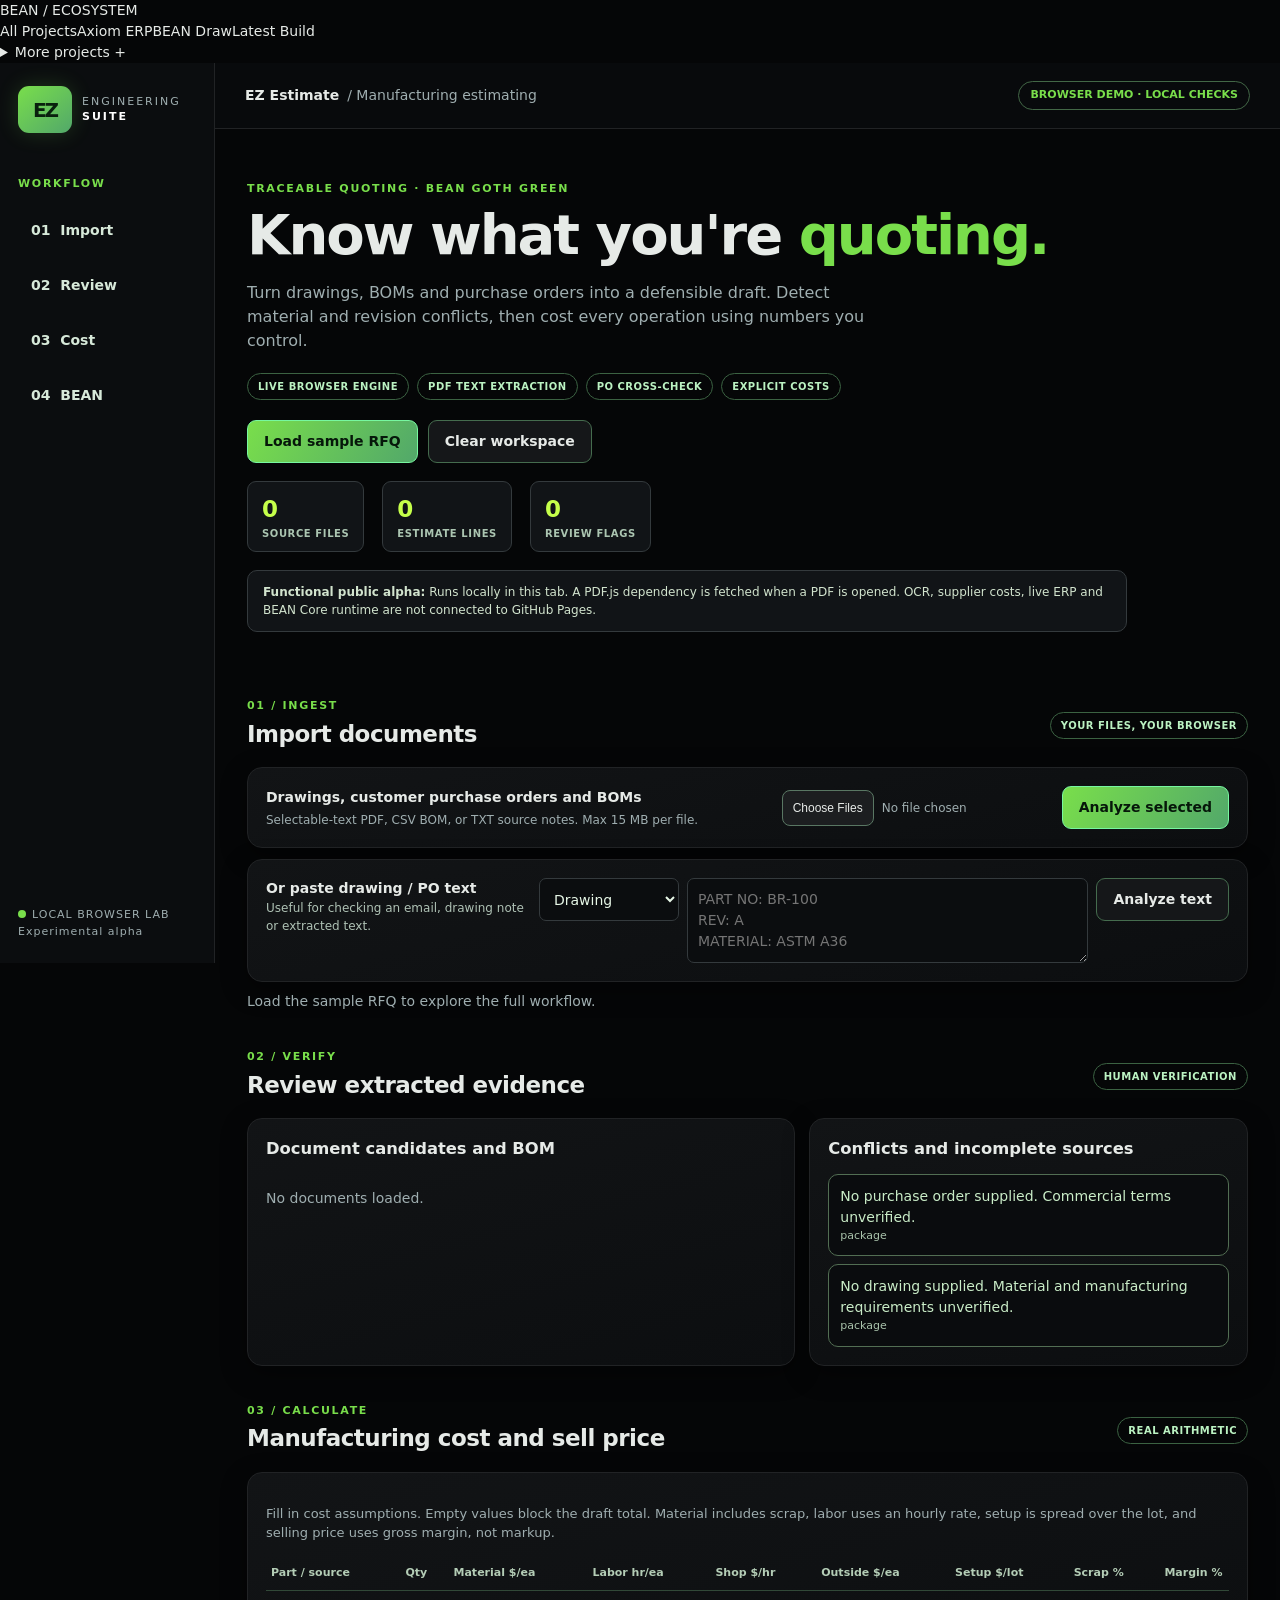
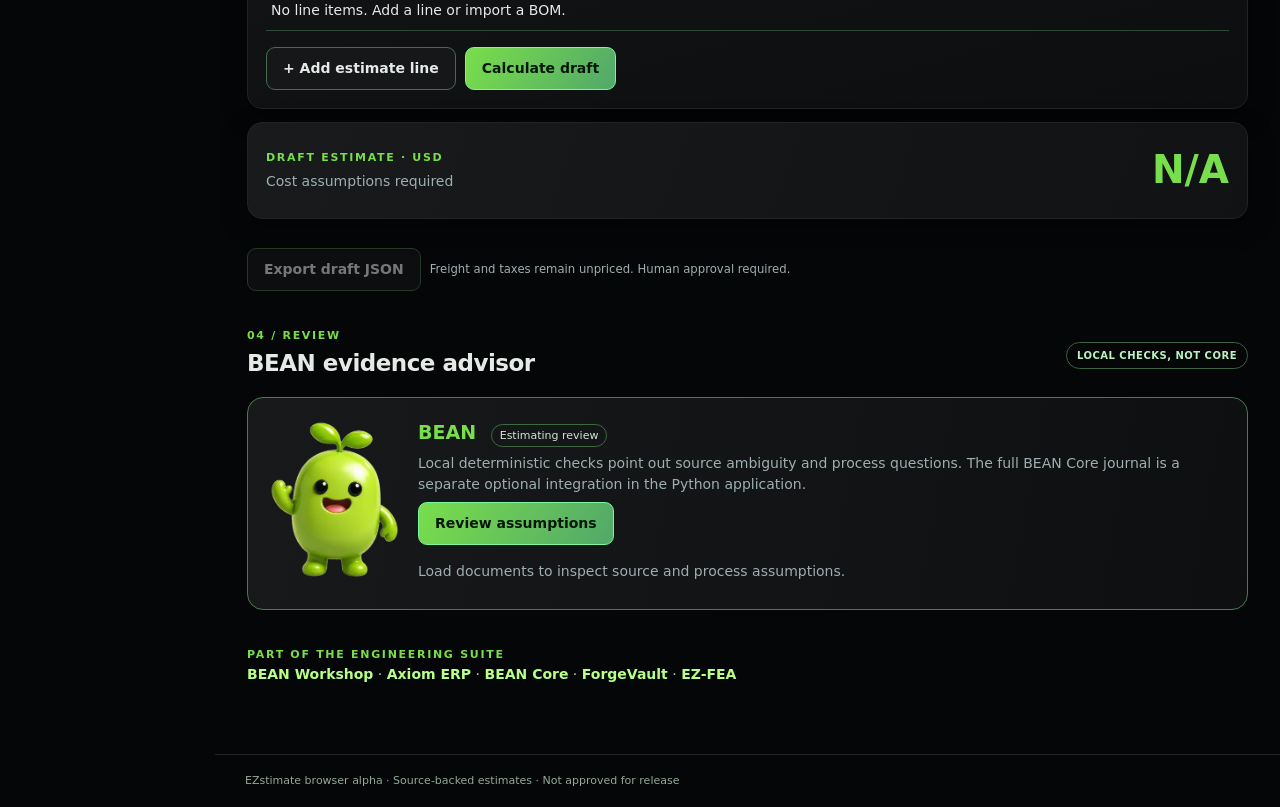
<file: web/demo.html>
<!doctype html>
<html lang="en">
<head>
<meta charset="utf-8"><meta name="viewport" content="width=device-width,initial-scale=1">
<meta name="theme-color" content="#080d0c">
<meta name="description" content="EZstimate interactive manufacturing quoting demo: extract drawing fields, import BOMs, compare POs and cost a quote.">
<title>EZ Estimate | Live Estimating Demo</title>
<link rel="icon" type="image/webp" href="./bean-official.webp">
<link rel="stylesheet" href="./style.css"><link rel="stylesheet" href="./demo.css">
<script type="module" src="./demo.mjs"></script>
<link rel="stylesheet" href="https://danieloculus0-bot.github.io/BEAN/ecosystem-nav.css?v=20261120">
</head>
<body>
<nav class="bean-net" data-bean-ecosystem-nav="v1" aria-label="BEAN ecosystem navigation"><div class="bean-net-inner">
<a class="bean-net-home" href="https://danieloculus0-bot.github.io/BEAN/">BEAN / ECOSYSTEM</a><div class="bean-net-links"><a href="https://danieloculus0-bot.github.io/BEAN/portfolio/">All Projects</a><a href="https://danieloculus0-bot.github.io/Axiom_Beta/erp/">Axiom ERP</a><a href="https://danieloculus0-bot.github.io/BEAN/bean-draw/">BEAN Draw</a><a class="bean-net-update" href="https://danieloculus0-bot.github.io/BEAN/status.html">Latest Build</a><details><summary>More projects +</summary><div class="bean-net-menu">
<a href="https://danieloculus0-bot.github.io/BEAN/research-lab.html">BEAN Research Lab</a><a href="https://danieloculus0-bot.github.io/Axiom_Beta/erp/autonest.html">Axiom AutoNest</a><a href="https://danieloculus0-bot.github.io/EZ-CAM/brake-lab.html">Brake Simulation</a><a href="https://danieloculus0-bot.github.io/BEAN/bean-demo/">BEAN Core Demo</a><a href="https://danieloculus0-bot.github.io/BEAN/portfolio/bean-learning/">Learning Experiments</a><a href="https://danieloculus0-bot.github.io/BEAN/portfolio/ez-fair/">EZ-FAIR Demo</a><a href="https://danieloculus0-bot.github.io/BEAN/portfolio/ez-office/">EZ-Office Demo</a><a href="https://danieloculus0-bot.github.io/BEAN/aiscend.html">AIscend</a><a href="https://danieloculus0-bot.github.io/BEAN/beander/">BEANder</a><a href="https://github.com/danieloculus0-bot/BEAN">BEAN Source</a></div></details></div></div></nav>
<a class="skip" href="#main">Skip to workbench</a>
<div class="shell">
<aside class="rail">
<div class="brand"><div class="brand-mark">EZ</div><div>ENGINEERING<br><b>SUITE</b></div></div>
<div class="rail-label">WORKFLOW</div>
<nav><a href="#import">01&nbsp; Import</a><a href="#review">02&nbsp; Review</a><a href="#cost">03&nbsp; Cost</a><a href="#bean">04&nbsp; BEAN</a></nav>
<div class="rail-foot"><span class="dot"></span>LOCAL BROWSER LAB<br>Experimental alpha</div>
</aside>
<main id="main"><header class="top"><b>EZ Estimate</b> / Manufacturing estimating <span id="connection">BROWSER DEMO · LOCAL CHECKS</span></header>
<div class="content">
<section class="hero">
<div class="eyebrow">TRACEABLE QUOTING · BEAN GOTH GREEN</div>
<h1>Know what you're <em>quoting.</em></h1>
<p>Turn drawings, BOMs and purchase orders into a defensible draft. Detect material and revision conflicts, then cost every operation using numbers you control.</p>
<div class="chips"><span>LIVE BROWSER ENGINE</span><span>PDF TEXT EXTRACTION</span><span>PO CROSS-CHECK</span><span>EXPLICIT COSTS</span></div>
<div class="hero-actions"><button id="sample" class="primary">Load sample RFQ</button><button id="clear" class="secondary">Clear workspace</button></div>
<div class="metrics"><span><strong id="documentsCount">0</strong> SOURCE FILES</span><span><strong id="partsCount">0</strong> ESTIMATE LINES</span><span><strong id="flagsCount">0</strong> REVIEW FLAGS</span></div>
<p class="demo-disclosure"><b>Functional public alpha:</b> Runs locally in this tab. A PDF.js dependency is fetched when a PDF is opened. OCR, supplier costs, live ERP and BEAN Core runtime are not connected to GitHub Pages.</p>
</section>
<section id="import">
<div class="section-top"><div><div class="eyebrow">01 / INGEST</div><h2>Import documents</h2></div><span class="tag">YOUR FILES, YOUR BROWSER</span></div>
<div class="panel upload"><div><strong>Drawings, customer purchase orders and BOMs</strong><small>Selectable-text PDF, CSV BOM, or TXT source notes. Max 15 MB per file.</small></div>
<input id="files" type="file" accept=".pdf,.csv,.txt" multiple><button id="scan" class="primary">Analyze selected</button></div>
<div class="panel paste-panel"><div><strong>Or paste drawing / PO text</strong><small>Useful for checking an email, drawing note or extracted text.</small></div>
<div class="paste-inputs"><select id="pasteType"><option value="drawing">Drawing</option><option value="po">Purchase order</option></select>
<textarea id="pasteText" rows="3" placeholder="PART NO: BR-100&#10;REV: A&#10;MATERIAL: ASTM A36"></textarea><button id="paste" class="secondary">Analyze text</button></div></div>
<p id="message" class="notice" role="status" aria-live="polite">Load the sample RFQ to explore the full workflow.</p>
</section>
<section id="review"><div class="section-top"><div><div class="eyebrow">02 / VERIFY</div><h2>Review extracted evidence</h2></div><span class="tag">HUMAN VERIFICATION</span></div>
<div class="two"><div class="panel"><h3>Document candidates and BOM</h3><div id="documents" class="stack">No source documents loaded.</div></div>
<div class="panel"><h3>Conflicts and incomplete sources</h3><div id="exceptions" class="stack">Import files to see review findings.</div></div></div>
</section>
<section id="cost"><div class="section-top"><div><div class="eyebrow">03 / CALCULATE</div><h2>Manufacturing cost and sell price</h2></div><span class="tag">REAL ARITHMETIC</span></div>
<div class="panel"><p class="hint">Fill in cost assumptions. Empty values block the draft total. Material includes scrap, labor uses an hourly rate, setup is spread over the lot, and selling price uses gross margin, not markup.</p>
<div class="scroll"><table><thead><tr><th>Part / source</th><th>Qty</th><th>Material $/ea</th><th>Labor hr/ea</th><th>Shop $/hr</th><th>Outside $/ea</th><th>Setup $/lot</th><th>Scrap %</th><th>Margin %</th><th>Lot sell</th></tr></thead><tbody id="lines"><tr><td colspan="10">No line items.</td></tr></tbody></table></div>
<div class="actions"><button id="addline" class="secondary">+ Add estimate line</button><button id="calculate" class="primary">Calculate draft</button></div></div>
<div class="panel total-box"><div><span class="eyebrow">DRAFT ESTIMATE · USD</span><p id="quote-status">Cost assumptions required</p></div><strong id="total">N/A</strong></div>
<div id="quote-details" class="stack"></div>
<div class="actions"><button id="export" class="secondary" disabled>Export draft JSON</button><small>Freight and taxes remain unpriced. Human approval required.</small></div>
</section>
<section id="bean"><div class="section-top"><div><div class="eyebrow">04 / REVIEW</div><h2>BEAN evidence advisor</h2></div><span class="tag">LOCAL CHECKS, NOT CORE</span></div>
<div class="bean-panel"><img class="mascot" src="./bean-official.webp" alt="Official glossy lime-green BEAN mascot waving with two sprout leaves"><div><h3>BEAN <small>Estimating review</small></h3>
<p>Local deterministic checks point out source ambiguity and process questions. The full BEAN Core journal is a separate optional integration in the Python application.</p>
<button id="beanReview" class="primary">Review assumptions</button><div id="bean-findings" class="findings">Load documents to review an estimate.</div>
</div></div></section>
<section class="suite-links"><div class="eyebrow">PART OF THE ENGINEERING SUITE</div><a href="https://danieloculus0-bot.github.io/BEAN/portfolio/">BEAN Workshop</a> · <a href="https://danieloculus0-bot.github.io/Axiom_Beta/erp/">Axiom ERP</a> · <a href="https://github.com/danieloculus0-bot/BEAN">BEAN Core</a> · <a href="https://github.com/danieloculus0-bot/ForgeVault">ForgeVault</a> · <a href="https://github.com/danieloculus0-bot/EZ-FEA">EZ-FEA</a></section>
</div><footer>EZstimate browser alpha · Source-backed estimates · Not approved for release</footer></main></div>
</body></html>
</file>
<file: web/style.css>
:root{color-scheme:dark;--bg:#0F1113;--panel:#1A1D20;--lime:#79DE4B;--mint:#52A86A;--text:#E6EAE7;--muted:#9FAEB0;--border:#202224}
*{box-sizing:border-box}html{scroll-behavior:smooth}body{margin:0;background:radial-gradient(ellipse at 55% -20%,#17191b,#080d0c 66%);color:var(--text);font:14px/1.5 system-ui,"Segoe UI",sans-serif}button,input{font:inherit}button{cursor:pointer}button:focus-visible,input:focus-visible,a:focus-visible{outline:3px solid var(--lime);outline-offset:3px}button[disabled]{opacity:.5;cursor:not-allowed}a{color:inherit;text-decoration:none}.skip{position:absolute;left:-999px}.skip:focus{left:10px;top:10px;z-index:9;background:#000;padding:8px}
.shell{display:grid;grid-template-columns:215px minmax(0,1fr);min-height:100vh}.rail{background:linear-gradient(180deg,#0f1113,#080e0a);border-right:1px solid var(--border);padding:23px 18px;height:100vh;position:sticky;top:0;display:flex;flex-direction:column}.brand{display:flex;align-items:center;gap:10px;font-size:11px;letter-spacing:2px;color:var(--muted);line-height:1.3}.brand b{color:white}.brand-mark{display:grid;place-items:center;width:54px;height:47px;background:linear-gradient(140deg,var(--lime),var(--mint));color:#09200e;font-size:20px;font-weight:900;border-radius:11px;letter-spacing:-2px;box-shadow:0 0 22px #84f9522a}.rail-label,.eyebrow{font-size:11px;font-weight:900;letter-spacing:1.7px;color:var(--lime)}.rail-label{margin-top:43px;margin-bottom:14px}.rail nav{display:grid;gap:8px}.rail nav a{border-radius:9px;padding:12px;color:#d7e9d9;font-weight:700;border:1px solid transparent}.rail nav a:hover{background:#141618;border-color:#34523a}.rail-foot{margin-top:auto;color:var(--muted);font-size:11px;letter-spacing:1px}.dot{height:8px;width:8px;display:inline-block;background:var(--lime);border-radius:50%;margin-right:6px}
main{min-width:0}.top{position:sticky;top:0;z-index:10;background:#090b0deF;border-bottom:1px solid var(--border);padding:18px 30px;display:flex;gap:8px;align-items:center;color:var(--muted)}.top b{color:var(--text)}#connection{margin-left:auto;border:1px solid #426746;border-radius:99px;padding:5px 11px;font-size:11px;color:var(--lime);font-weight:800}.content{padding:32px;max-width:1450px;margin:0 auto}.hero{padding:20px 0 17px}.hero h1{font-size:clamp(31px,4.7vw,56px);line-height:1.05;letter-spacing:-2px;margin:9px 0 14px}.hero em{color:var(--lime);font-style:normal}.hero p{color:var(--muted);font-size:16px;max-width:650px}.chips{display:flex;gap:8px;flex-wrap:wrap;margin:20px 0}.chips span,.tag{font-size:10px;letter-spacing:.5px;border:1px solid #3b6242;color:#bbf2c2;border-radius:100px;padding:5px 10px;font-weight:750}
section{margin-bottom:37px;scroll-margin-top:95px}.section-top{display:flex;justify-content:space-between;align-items:center;gap:14px;margin-bottom:14px}.section-top h2{font-size:23px;letter-spacing:-.5px;margin:2px 0}.panel{background:linear-gradient(165deg,#121416,#0c0e10);border:1px solid var(--border);padding:18px;border-radius:15px;box-shadow:0 8px 26px #0006}.panel h3{margin:0 0 12px}.upload{display:flex;align-items:center;gap:20px;flex-wrap:wrap}.upload>div{flex:1;min-width:245px}.upload strong{display:block}.upload small{display:block;color:var(--muted);font-size:12px;margin-top:3px}input[type=file]{max-width:315px;color:var(--muted);font-size:12px}input[type=file]::file-selector-button{border:1px solid #597763;background:#1c1e20;color:var(--text);border-radius:8px;padding:10px;cursor:pointer;margin-right:8px}.primary,.secondary{border-radius:9px;border:1px solid #77f7a0;padding:10px 16px;min-height:43px;font-weight:800}.primary{background:linear-gradient(120deg,var(--lime),var(--mint));color:#06170a}.primary:hover{filter:brightness(1.08)}.secondary{background:#151719;color:var(--text);border-color:#456c4e}.secondary:hover{background:#202224}.notice{color:var(--muted);margin:9px 0 0}.notice.error{color:#fab3b3}
.two{display:grid;grid-template-columns:1.25fr 1fr;gap:14px}.stack{display:grid;gap:8px;color:var(--muted)}.record{background:#0a0c0e;border:1px solid #32513a;border-radius:10px;padding:11px;color:#dae7db}.record strong{color:white}.record small{display:block;font-size:11px;color:#aac4ac}.record .detail{font-size:12px;color:#c1e6c4;margin:6px 0}.record.warning{border-color:#706032;color:#ffdb9e}.hint{color:var(--muted);font-size:13px}.scroll{overflow-x:auto;max-width:100%}table{border-collapse:collapse;width:100%;min-width:1080px}th,td{padding:9px 5px;text-align:left;border-bottom:1px solid #314938;vertical-align:middle}th{font-size:11px;white-space:nowrap;color:#b4cdb6}td input{width:75px;max-width:100%;padding:8px;background:#090b0d;border:1px solid #47624b;color:white;border-radius:6px}td input.part{width:135px}td small{display:block;font-size:10px;color:#9eb8a2}.actions{display:flex;align-items:center;flex-wrap:wrap;gap:9px;margin-top:16px}.remove{border:0;background:none;color:#f7b0b0;font-size:21px}.total-box{display:flex;justify-content:space-between;align-items:center;margin:13px 0;gap:12px;background:linear-gradient(110deg,#181a1c,#101214)}.total-box p{margin:4px 0;color:var(--muted)}#total{font-size:clamp(25px,4vw,39px);color:var(--lime);font-variant-numeric:tabular-nums}.actions small{color:var(--muted)}.bean-panel{border:1px solid #4d7950;border-radius:16px;padding:20px;background:linear-gradient(100deg,#17191b,#0d0f11);display:flex;align-items:flex-start;gap:18px}.mascot{width:132px;height:165px;object-fit:contain;animation:float 4s ease-in-out infinite}.bean-panel>div{flex:1}.bean-panel h3{color:var(--lime);font-size:19px;margin:0}.bean-panel h3 small{border:1px solid #3e6941;color:#d1e5d3;font-size:11px;font-weight:500;border-radius:99px;padding:4px 8px;margin-left:8px}.bean-panel p{color:var(--muted);margin:7px 0}.findings{margin-top:16px;color:#deecda}.findings ul{padding-left:21px}.findings li{margin:8px 0}footer{padding:18px 30px;border-top:1px solid var(--border);color:#93aa98;font-size:11px}@keyframes float{0%,100%{transform:translateY(0)}50%{transform:translateY(-5px)}}@media(prefers-reduced-motion:reduce){.mascot{animation:none}}@media(max-width:920px){.shell{grid-template-columns:1fr}.rail{height:auto;position:relative;padding:15px 22px}.rail nav{display:flex;gap:2px;flex-wrap:wrap}.rail-label,.rail-foot{display:none}.content{padding:20px}.two{grid-template-columns:1fr}}@media(max-width:600px){.top{flex-wrap:wrap;padding:13px 17px}.upload{display:block}.upload input,.upload button{margin:10px 0}.bean-panel{flex-direction:column}.mascot{width:95px;height:120px}.section-top{align-items:flex-start}.tag{font-size:9px}}

/* EZstimate local purchasing history and Material Forecast workbench */
.price-form{display:grid;grid-template-columns:repeat(2,minmax(0,1fr));gap:12px;margin:12px 0 18px}
.price-form label,.price-apply{display:grid;gap:5px;font-size:11px;font-weight:750;color:#bbdbbd}
.price-form input,.price-form select,.price-apply select{min-width:0;width:100%;background:#0a0c0e;color:#ecf5ed;border:1px solid #426747;border-radius:8px;padding:10px;font:inherit;font-size:13px;min-height:43px}
.price-form input:focus-visible,.price-form select:focus-visible{outline:2px solid var(--lime);outline-offset:2px}
.price-apply{margin:15px 0 8px}
#price-history,#market-results{border-top:1px solid #355c3a;margin-top:15px;padding-top:12px}
#price-history .record,#market-results .record{margin:7px 0;padding:9px}
#apply-price:disabled{opacity:.44}
@media(max-width:680px){.price-form{grid-template-columns:1fr}}

.mid-import{margin-top:16px;border-top:1px solid #44644a;padding-top:16px}
.mid-import>strong{display:block;font-size:14px;color:var(--lime);margin-bottom:5px}
.mid-import input[type=file]{display:block;margin:9px 0 12px;width:100%;max-width:100%}
.mid-import .record{font-size:12px;word-break:break-word}

/* Black canvas portfolio standard · neutral panels; preserve application controls and accents */
:root{--bg:#050607;--panel:#111417;--border:#212325}html,body{background:#050607}.rail{background:#0b0d0f}

/* Dark-first public pages: black canvas, neutral surfaces, original accent controls. */
html{background:#050607}
body{background:#050607}
</file>
<file: web/demo.css>
.hero-actions{display:flex;gap:10px;flex-wrap:wrap;margin:16px 0}.demo-disclosure{border:1px solid #54724a;background:#151719;border-radius:10px;padding:12px 15px;max-width:880px!important;font-size:12px!important;color:#d2e4ce!important}.metrics{display:flex;gap:18px;flex-wrap:wrap;margin:18px 0}.metrics span{background:#0f1113;border:1px solid #36593c;border-radius:9px;padding:10px 14px;display:grid;font-size:10px;font-weight:850;letter-spacing:.6px;color:#abc5b1}.metrics strong{font-size:23px;color:#c5ff4a}.paste-panel{margin-top:11px;display:grid;grid-template-columns:minmax(180px,260px) 1fr;align-items:start;gap:13px}.paste-panel strong,.paste-panel small{display:block}.paste-panel small{font-size:12px;color:#afc2b5}.paste-inputs{display:grid;grid-template-columns:140px 1fr auto;gap:8px;align-items:start}.paste-inputs select,.paste-inputs textarea{background:#090b0d;color:#e7f7e7;border:1px solid #4c7054;border-radius:7px;padding:10px;min-height:43px;font:inherit}.paste-inputs textarea{min-width:0;resize:vertical}.file-record{background:#0e1012;border:1px solid #365b40;border-radius:10px;padding:12px}.file-record strong{color:#ebfaeb}.file-record small{color:#acc6b0;font-size:11px}.file-record .meta{display:grid;grid-template-columns:130px 1fr;gap:7px 9px;margin-top:8px}.file-record .meta span{font-size:11px;color:#a4c3aa}.file-record .meta strong{font-size:12px}.file-record .meta small{grid-column:2}.file-record input{width:100%;max-width:240px;min-height:30px;padding:5px 7px;border:1px solid #4b6d54;border-radius:5px;background:#090b0d;color:#edfae7;font:inherit;font-size:12px}.source-note{display:block;color:#9bb8a2;font-size:10px;margin:5px 0}.record.warning.conflict{border-color:#aa6e3f;color:#ffcca3}.record.warning.info{border-color:#526e53;color:#c9ecc7}td.sell{font-weight:800;color:#c5ff4a;white-space:nowrap}td input{width:80px}td input.part{width:125px}.summary-line{color:#bcedbd;font-size:12px}.quote-status{font-size:11px}.bean-panel .mascot{width:132px;height:165px}.findings .advice{padding:9px;border:1px solid #37643a;background:#0f1113;margin:7px 0;border-radius:7px}.suite-links{color:#b3cfb6}.suite-links a{color:#b8ff89;font-weight:800}.upload input{min-width:170px}@media(max-width:1150px){.paste-panel{grid-template-columns:1fr}.paste-inputs{grid-template-columns:1fr auto}.paste-inputs select{grid-column:1/-1}.paste-inputs textarea{width:100%}}@media(max-width:650px){.paste-inputs{grid-template-columns:1fr}.paste-inputs select,.paste-inputs textarea{grid-column:auto}.metrics{gap:7px}.metrics span{padding:8px}.bean-panel .mascot{width:95px;height:120px}.file-record .meta{grid-template-columns:1fr 1.5fr}}
/* Black canvas portfolio standard · preserve app functions and accents */
.demo-disclosure{background:#111417;border-color:#343a3d}.metrics span,.file-record{background:#111417;border-color:#343a3d}.paste-inputs select,.paste-inputs textarea,.file-record input{background:#0b0d0f;border-color:#343a3d}

/* Dark-first public pages: black canvas, neutral surfaces, original accent controls. */
html{background:#050607}
body{background:#050607}
</file>
